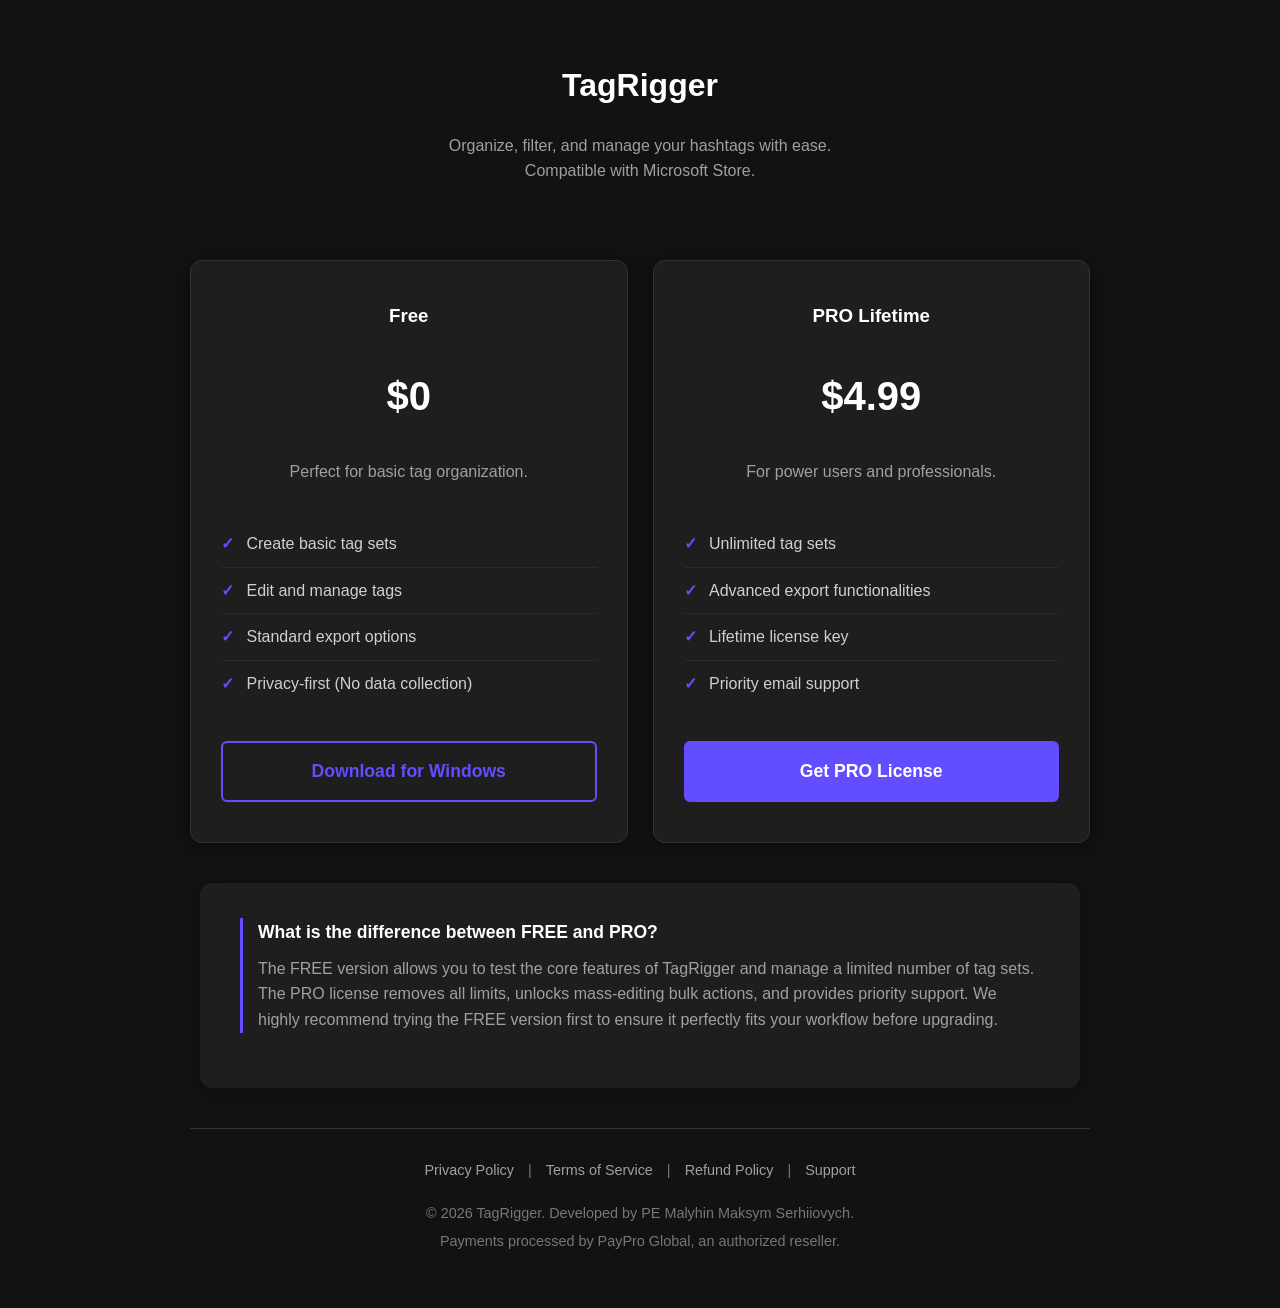
<file: index.html>
<!DOCTYPE html>
<html lang="en">
<head>
    <meta charset="UTF-8">
    <meta name="viewport" content="width=device-width, initial-scale=1.0">
    <title>TagRigger - Professional Tag Management</title>
    <link rel="stylesheet" href="style.css">
</head>
<body>

    <header>
        <h1>TagRigger</h1>
        <p class="subtitle">Organize, filter, and manage your hashtags with ease.<br> 
            Compatible with Microsoft Store.</p>
    </header>

    <div class="container">
        <div class="pricing">
            <div class="card">
                <h3>Free</h3>
                <div class="price">$0</div>
                <p>Perfect for basic tag organization.</p>
                <ul class="features">
                    <li>Create basic tag sets</li>
                    <li>Edit and manage tags</li>
                    <li>Standard export options</li>
                    <li>Privacy-first (No data collection)</li>
                </ul>
                <a href="#" class="btn btn-outline">Download for Windows</a>
            </div>

            <div class="card">
                <h3>PRO Lifetime</h3>
                <div class="price">$4.99</div>
                <p>For power users and professionals.</p>
                <ul class="features">
                    <li>Unlimited tag sets</li>
                    <li>Advanced export functionalities</li>
                    <li>Lifetime license key</li>
                    <li>Priority email support</li>
                </ul>
<a href="https://store.payproglobal.com/checkout?products[1][id]=131465" class="btn">Get PRO License</a>
            </div>
        </div>
    </div>

    <div class="faq-section">
        
        <div class="faq-item">
            <h4>What is the difference between FREE and PRO?</h4>
            <p>The FREE version allows you to test the core features of TagRigger and manage a limited number of tag sets. The PRO license removes all limits, unlocks mass-editing bulk actions, and provides priority support. We highly recommend trying the FREE version first to ensure it perfectly fits your workflow before upgrading.</p>
        </div>
    </div>
    <footer>
        <div>
            <a href="privacy.html">Privacy Policy</a> | 
            <a href="terms.html">Terms of Service</a> | 
            <a href="refund.html">Refund Policy</a> | 
            <a href="contact.html">Support</a>
        </div>
        <div class="footer-legal">
            <p>&copy; 2026 TagRigger. Developed by PE Malyhin Maksym Serhiiovych.</p>
            <p>Payments processed by PayPro Global, an authorized reseller.</p>
        </div>
    </footer>

</body>
</html>
</file>
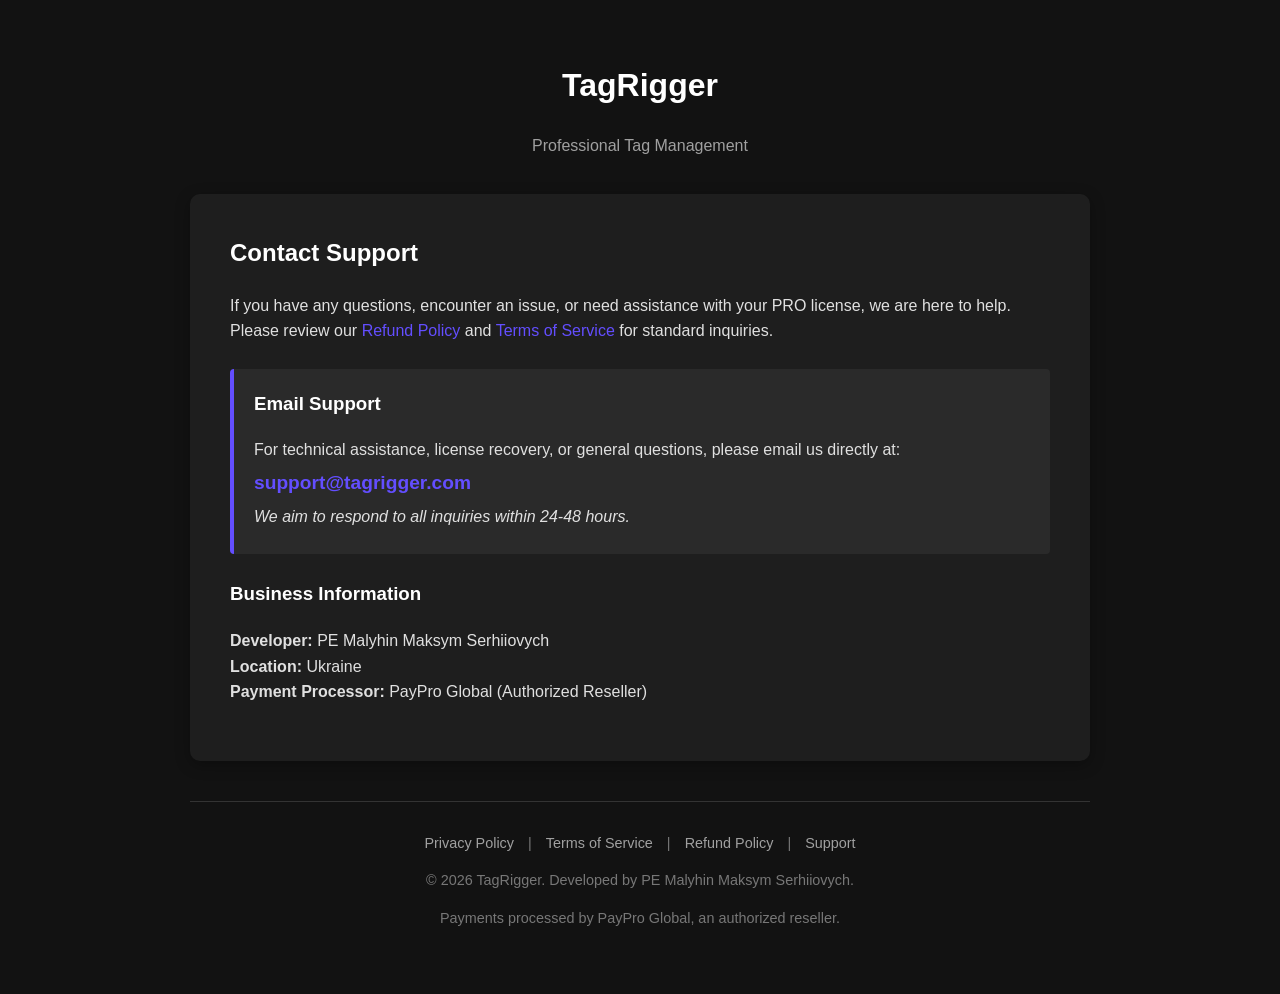
<file: contact.html>
<!DOCTYPE html>
<html lang="en">
<head>
    <meta charset="UTF-8">
    <meta name="viewport" content="width=device-width, initial-scale=1.0">
    <title>Support - TagRigger</title>
    <meta name="description" content="Contact TagRigger support for assistance with your PRO license, app functionality, or general inquiries.">
<link rel="stylesheet" href="style.css">
</head>
<body>

    <header>
        <h1><a href="index.html">TagRigger</a></h1>
        <p class="subtitle">Professional Tag Management</p>
    </header>

    <div class="content">
        <h2>Contact Support</h2>
        <p>If you have any questions, encounter an issue, or need assistance with your PRO license, we are here to help. Please review our <a href="refund.html">Refund Policy</a> and <a href="terms.html">Terms of Service</a> for standard inquiries.</p>

        <div class="contact-box">
            <h3>Email Support</h3>
            <p>For technical assistance, license recovery, or general questions, please email us directly at:</p>
            <p class="email-link"><a href="mailto:support@tagrigger.com">support@tagrigger.com</a></p>
            <p><em>We aim to respond to all inquiries within 24-48 hours.</em></p>
        </div>

        <h3>Business Information</h3>
        <p>
            <strong>Developer:</strong> PE Malyhin Maksym Serhiiovych<br>
            <strong>Location:</strong> Ukraine<br>
            <strong>Payment Processor:</strong> PayPro Global (Authorized Reseller)
        </p>
    </div>

    <footer>
        <div class="footer-links">
            <a href="privacy.html">Privacy Policy</a> | 
            <a href="terms.html">Terms of Service</a> | 
            <a href="refund.html">Refund Policy</a> | 
            <a href="contact.html">Support</a>
        </div>
        <p>&copy; 2026 TagRigger. Developed by PE Malyhin Maksym Serhiiovych.</p>
        <p>Payments processed by PayPro Global, an authorized reseller.</p>
    </footer>

</body>
</html>
</file>
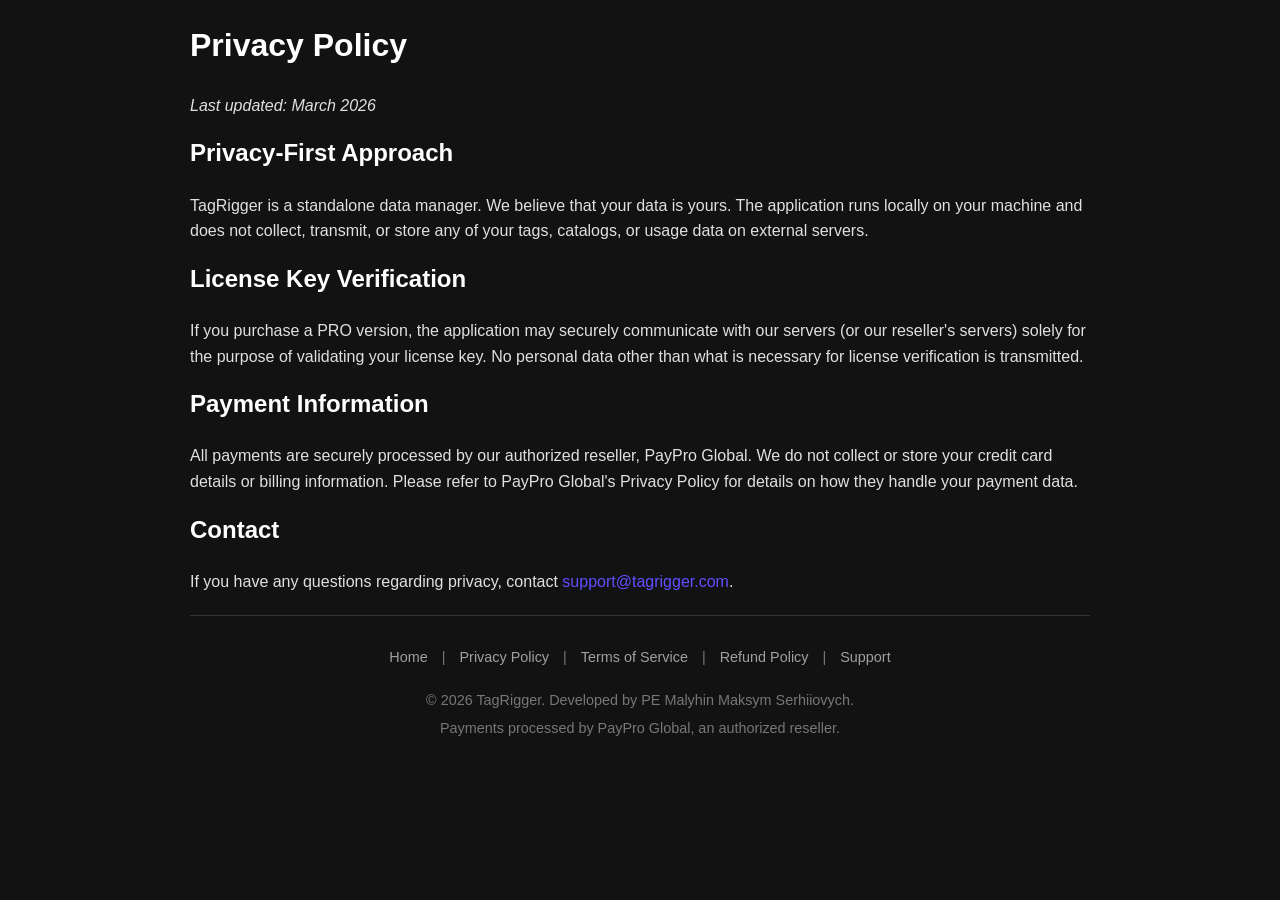
<file: privacy.html>
<!DOCTYPE html>
<html lang="en">
<head>
    <meta charset="UTF-8">
    <meta name="viewport" content="width=device-width, initial-scale=1.0">
    <title>Privacy Policy - TagRigger</title>
    <link rel="stylesheet" href="style.css">
</head>
<body>

    <div class="container legal-content">
        <h1>Privacy Policy</h1>
        <p><em>Last updated: March 2026</em></p>

        <h2>Privacy-First Approach</h2>
        <p>TagRigger is a standalone data manager. We believe that your data is yours. The application runs locally on your machine and does not collect, transmit, or store any of your tags, catalogs, or usage data on external servers.</p>

        <h2>License Key Verification</h2>
        <p>If you purchase a PRO version, the application may securely communicate with our servers (or our reseller's servers) solely for the purpose of validating your license key. No personal data other than what is necessary for license verification is transmitted.</p>

        <h2>Payment Information</h2>
        <p>All payments are securely processed by our authorized reseller, PayPro Global. We do not collect or store your credit card details or billing information. Please refer to PayPro Global's Privacy Policy for details on how they handle your payment data.</p>

        <h2>Contact</h2>
        <p>If you have any questions regarding privacy, contact <a href="mailto:support@tagrigger.com">support@tagrigger.com</a>.</p>
    </div>

    <footer>
        <div>
            <a href="index.html">Home</a> | 
            <a href="privacy.html">Privacy Policy</a> | 
            <a href="terms.html">Terms of Service</a> | 
            <a href="refund.html">Refund Policy</a> | 
            <a href="contact.html">Support</a>
        </div>
        <div class="footer-legal">
            <p>&copy; 2026 TagRigger. Developed by PE Malyhin Maksym Serhiiovych.</p>
            <p>Payments processed by PayPro Global, an authorized reseller.</p>
        </div>
    </footer>

</body>
</html>
</file>
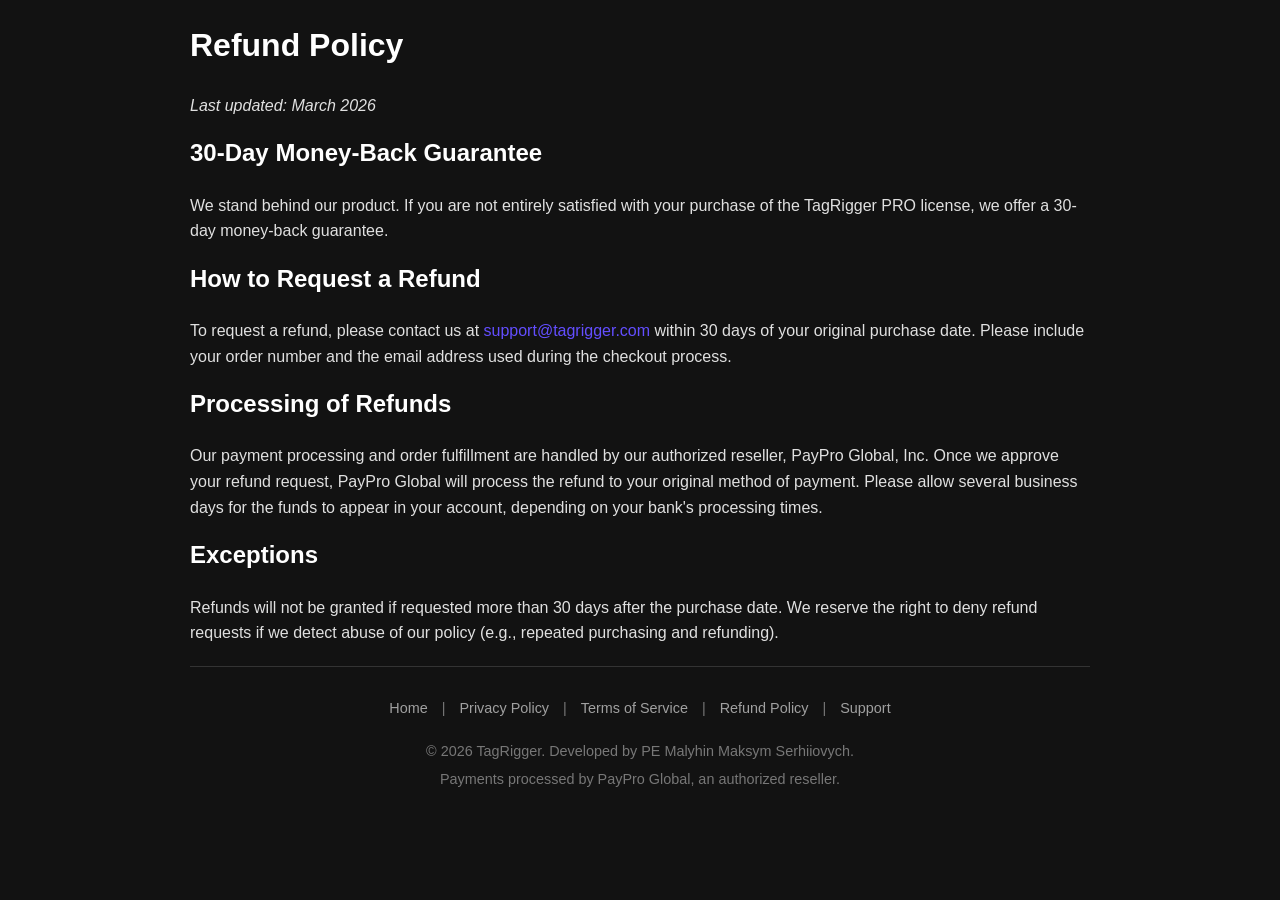
<file: refund.html>
<!DOCTYPE html>
<html lang="en">
<head>
    <meta charset="UTF-8">
    <meta name="viewport" content="width=device-width, initial-scale=1.0">
    <title>Refund Policy - TagRigger</title>
    <link rel="stylesheet" href="style.css">
</head>
<body>

    <div class="container legal-content">
        <h1>Refund Policy</h1>
        <p><em>Last updated: March 2026</em></p>

        <h2>30-Day Money-Back Guarantee</h2>
        <p>We stand behind our product. If you are not entirely satisfied with your purchase of the TagRigger PRO license, we offer a 30-day money-back guarantee.</p>

        <h2>How to Request a Refund</h2>
        <p>To request a refund, please contact us at <a href="mailto:support@tagrigger.com">support@tagrigger.com</a> within 30 days of your original purchase date. Please include your order number and the email address used during the checkout process.</p>

        <h2>Processing of Refunds</h2>
        <p>Our payment processing and order fulfillment are handled by our authorized reseller, PayPro Global, Inc. Once we approve your refund request, PayPro Global will process the refund to your original method of payment. Please allow several business days for the funds to appear in your account, depending on your bank's processing times.</p>

        <h2>Exceptions</h2>
        <p>Refunds will not be granted if requested more than 30 days after the purchase date. We reserve the right to deny refund requests if we detect abuse of our policy (e.g., repeated purchasing and refunding).</p>
    </div>

    <footer>
        <div>
            <a href="index.html">Home</a> | 
            <a href="privacy.html">Privacy Policy</a> | 
            <a href="terms.html">Terms of Service</a> | 
            <a href="refund.html">Refund Policy</a> | 
            <a href="contact.html">Support</a>
        </div>
        <div class="footer-legal">
            <p>&copy; 2026 TagRigger. Developed by PE Malyhin Maksym Serhiiovych.</p>
            <p>Payments processed by PayPro Global, an authorized reseller.</p>
        </div>
    </footer>

</body>
</html>
</file>
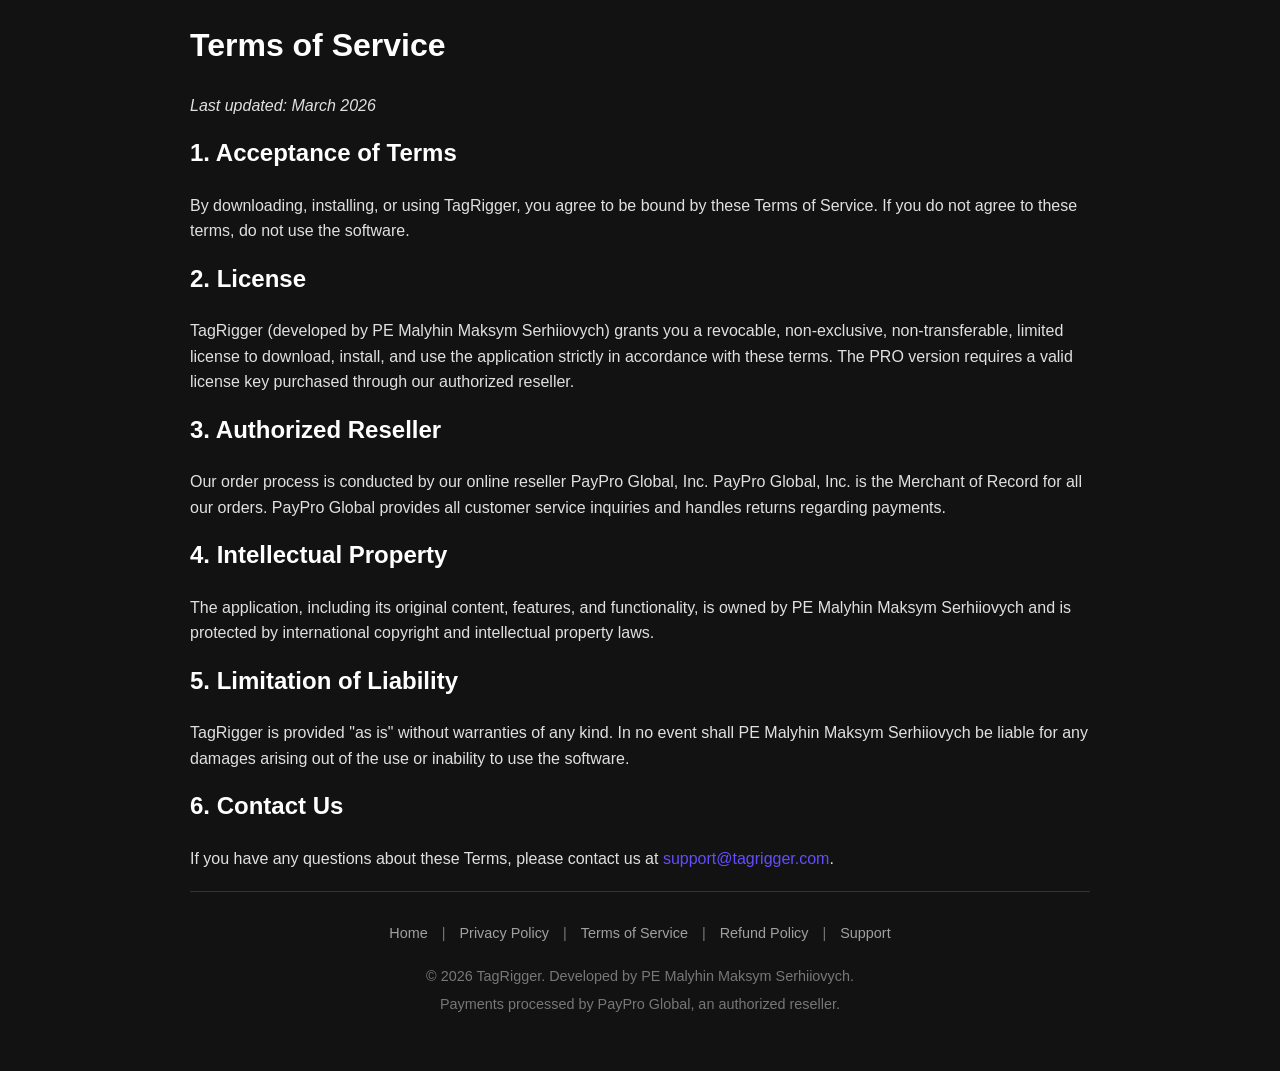
<file: terms.html>
<!DOCTYPE html>
<html lang="en">
<head>
    <meta charset="UTF-8">
    <meta name="viewport" content="width=device-width, initial-scale=1.0">
    <title>Terms of Service - TagRigger</title>
    <link rel="stylesheet" href="style.css">
</head>
<body>

    <div class="container legal-content">
        <h1>Terms of Service</h1>
        <p><em>Last updated: March 2026</em></p>

        <h2>1. Acceptance of Terms</h2>
        <p>By downloading, installing, or using TagRigger, you agree to be bound by these Terms of Service. If you do not agree to these terms, do not use the software.</p>

        <h2>2. License</h2>
        <p>TagRigger (developed by PE Malyhin Maksym Serhiiovych) grants you a revocable, non-exclusive, non-transferable, limited license to download, install, and use the application strictly in accordance with these terms. The PRO version requires a valid license key purchased through our authorized reseller.</p>

        <h2>3. Authorized Reseller</h2>
        <p>Our order process is conducted by our online reseller PayPro Global, Inc. PayPro Global, Inc. is the Merchant of Record for all our orders. PayPro Global provides all customer service inquiries and handles returns regarding payments.</p>

        <h2>4. Intellectual Property</h2>
        <p>The application, including its original content, features, and functionality, is owned by PE Malyhin Maksym Serhiiovych and is protected by international copyright and intellectual property laws.</p>

        <h2>5. Limitation of Liability</h2>
        <p>TagRigger is provided "as is" without warranties of any kind. In no event shall PE Malyhin Maksym Serhiiovych be liable for any damages arising out of the use or inability to use the software.</p>

        <h2>6. Contact Us</h2>
        <p>If you have any questions about these Terms, please contact us at <a href="mailto:support@tagrigger.com">support@tagrigger.com</a>.</p>
    </div>

    <footer>
        <div>
            <a href="index.html">Home</a> | 
            <a href="privacy.html">Privacy Policy</a> | 
            <a href="terms.html">Terms of Service</a> | 
            <a href="refund.html">Refund Policy</a> | 
            <a href="mailto:support@tagrigger.com">Support</a>
        </div>
        <div class="footer-legal">
            <p>&copy; 2026 TagRigger. Developed by PE Malyhin Maksym Serhiiovych.</p>
            <p>Payments processed by PayPro Global, an authorized reseller.</p>
        </div>
    </footer>

</body>
</html>
</file>
<file: style.css>
/* =========================================
   Base Styles for TagRigger
========================================= */

body {
    font-family: -apple-system, BlinkMacSystemFont, "Segoe UI", Roboto, Helvetica, Arial, sans-serif;
    line-height: 1.6;
    color: #e0e0e0;
    background-color: #121212;
    max-width: 900px;
    margin: 0 auto;
    padding: 20px;
}

header {
    text-align: center;
    padding: 40px 0 20px;
}

h1, h2, h3 {
    color: #ffffff;
    margin-top: 0;
}

h1 a {
    color: #ffffff;
    text-decoration: none;
}

.subtitle {
    color: #a0a0a0;
    margin-top: 0;
}

/* Links */
a {
    color: #634EFF;
    text-decoration: none;
    transition: color 0.2s ease;
}

a:hover {
    text-decoration: underline;
    color: #7b68ee;
}

/* =========================================
   Standard Content Pages (Privacy, Contact)
========================================= */

.content {
    background: #1e1e1e;
    padding: 40px;
    border-radius: 10px;
    box-shadow: 0 4px 15px rgba(0,0,0,0.3);
    margin-bottom: 40px;
}

.contact-box {
    background: #2a2a2a;
    border-left: 4px solid #634EFF;
    padding: 20px;
    margin: 25px 0;
    border-radius: 4px;
}

.contact-box p {
    margin: 5px 0;
}

.email-link {
    font-size: 1.2em;
    font-weight: bold;
}

/* =========================================
   Pricing Section (Main Page)
========================================= */

.container {
    width: 100%;
}

.pricing {
    display: flex;
    gap: 25px;
    justify-content: center;
    margin: 40px 0;
}

.card {
    flex: 1;
    background: #1e1e1e;
    padding: 40px 30px;
    border-radius: 12px;
    border: 1px solid #333;
    text-align: center;
    display: flex;
    flex-direction: column;
    box-shadow: 0 4px 20px rgba(0,0,0,0.4);
}

.card .price {
    font-size: 2.5em;
    font-weight: bold;
    color: #ffffff;
    margin: 15px 0;
}

.card p {
    color: #a0a0a0;
    margin-bottom: 20px;
}

/* Feature List with custom checkmarks */
.features {
    list-style: none;
    padding: 0;
    text-align: left;
    margin-bottom: 35px;
    flex-grow: 1;
}

.features li {
    padding: 10px 0;
    border-bottom: 1px solid #2a2a2a;
    color: #d0d0d0;
}

.features li:last-child {
    border-bottom: none;
}

.features li::before {
    content: "✓ ";
    color: #634EFF;
    font-weight: bold;
    margin-right: 8px;
}

/* =========================================
   FAQ Section
========================================= */

.faq-section {
    background: #1e1e1e;
    padding: 35px 40px;
    border-radius: 12px;
    box-shadow: 0 4px 15px rgba(0,0,0,0.3);
    margin: 0 auto 40px auto;
    max-width: 800px;
    text-align: left;
}

.faq-section h2 {
    text-align: center;
    margin-bottom: 30px;
    color: #ffffff;
}

.faq-item {
    margin-bottom: 20px;
    border-left: 3px solid #634EFF;
    padding-left: 15px;
}

.faq-item h4 {
    color: #ffffff;
    margin-top: 0;
    margin-bottom: 10px;
    font-size: 1.1em;
}

.faq-item p {
    color: #a0a0a0;
    margin: 0;
}

/* =========================================
   Buttons
========================================= */

.btn {
    display: block;
    background: #634EFF;
    color: #ffffff;
    padding: 14px 25px;
    border-radius: 6px;
    text-decoration: none;
    font-weight: bold;
    font-size: 1.1em;
    transition: all 0.3s ease;
    border: 2px solid #634EFF;
    margin-top: auto;
}

.btn:hover {
    background: #7b68ee;
    border-color: #7b68ee;
    color: #ffffff;
    text-decoration: none;
}

.btn-outline {
    background: transparent;
    color: #634EFF;
}

.btn-outline:hover {
    background: rgba(99, 78, 255, 0.1);
    color: #7b68ee;
}

/* =========================================
   Footer
========================================= */

footer {
    text-align: center;
    font-size: 0.9em;
    color: #777;
    padding: 30px 0;
    border-top: 1px solid #333;
    margin-top: 20px;
}

footer a {
    color: #a0a0a0;
    margin: 0 10px;
}

footer a:hover {
    color: #ffffff;
}

.footer-legal {
    margin-top: 20px;
}

.footer-legal p {
    margin: 5px 0;
}

/* =========================================
   Mobile Responsiveness
========================================= */

@media (max-width: 700px) {
    .pricing {
        flex-direction: column;
    }
    
    .faq-section {
        padding: 25px 20px;
    }
}
</file>
